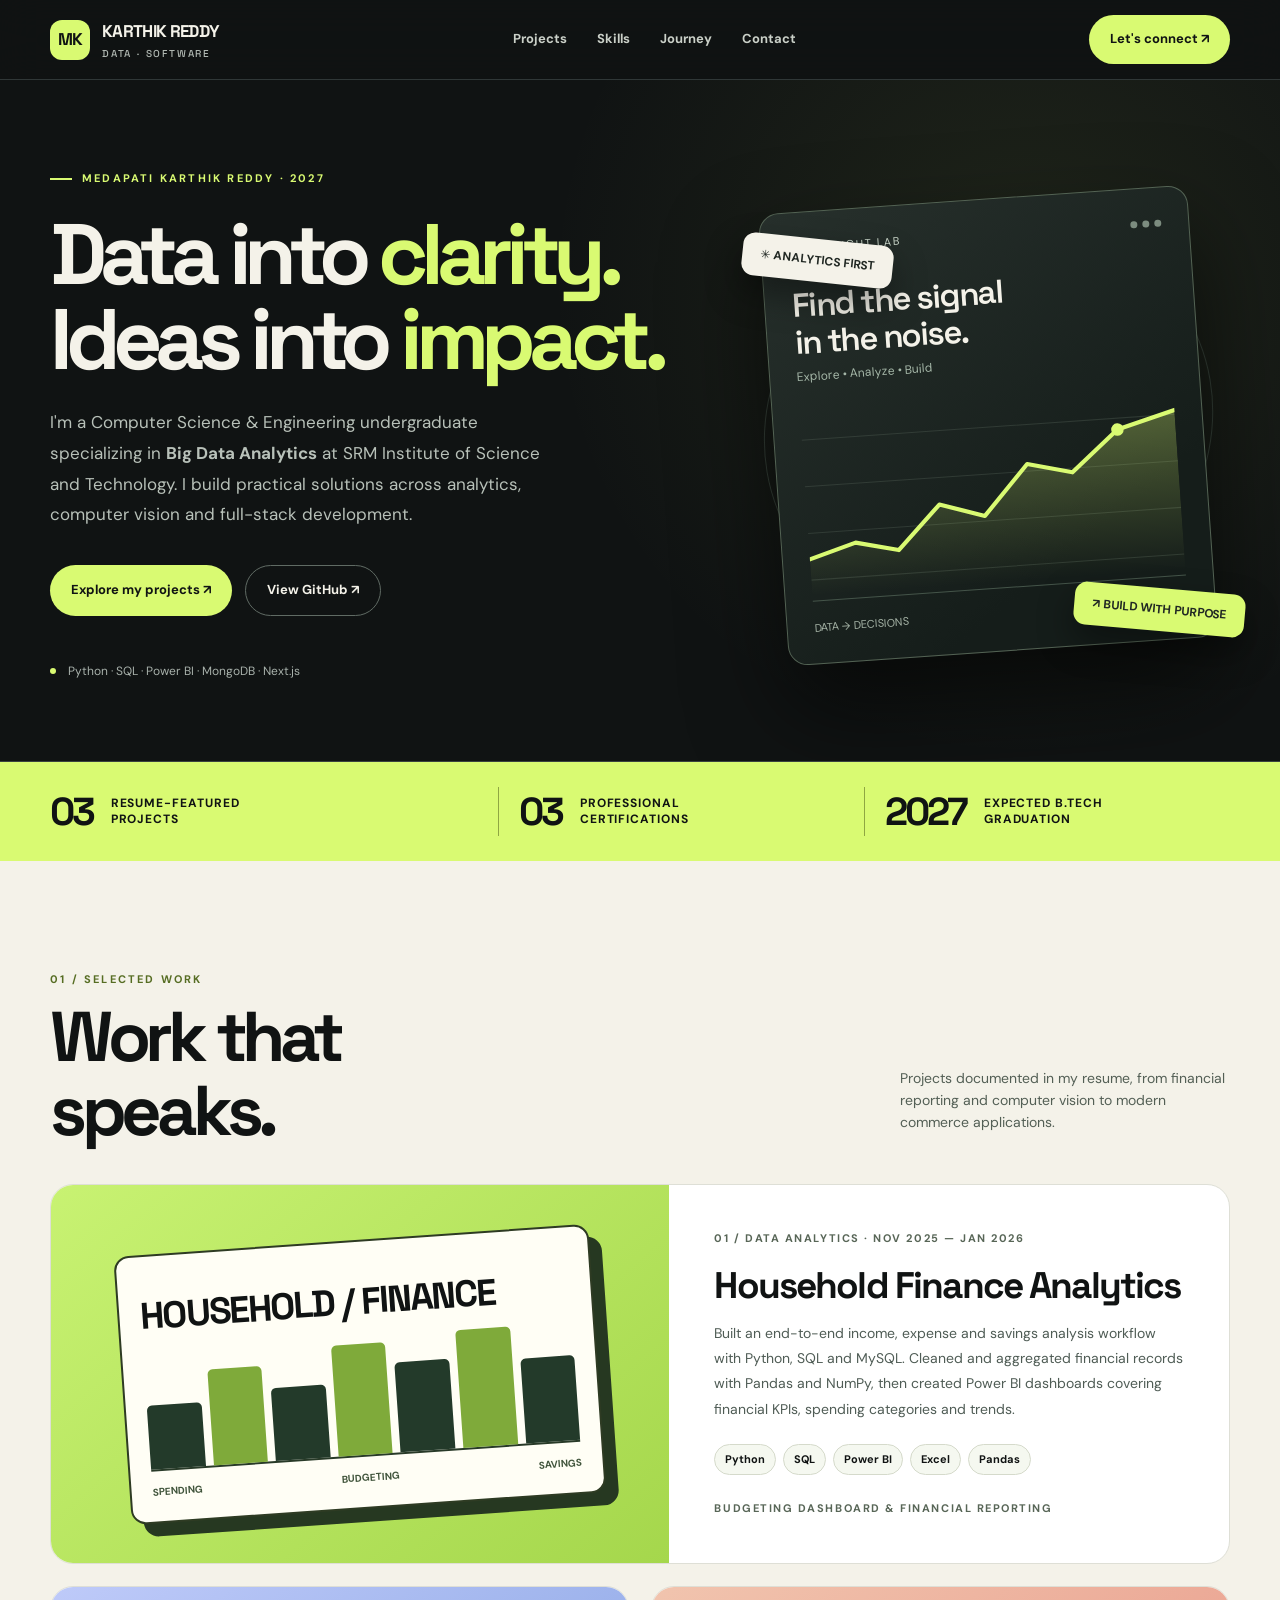
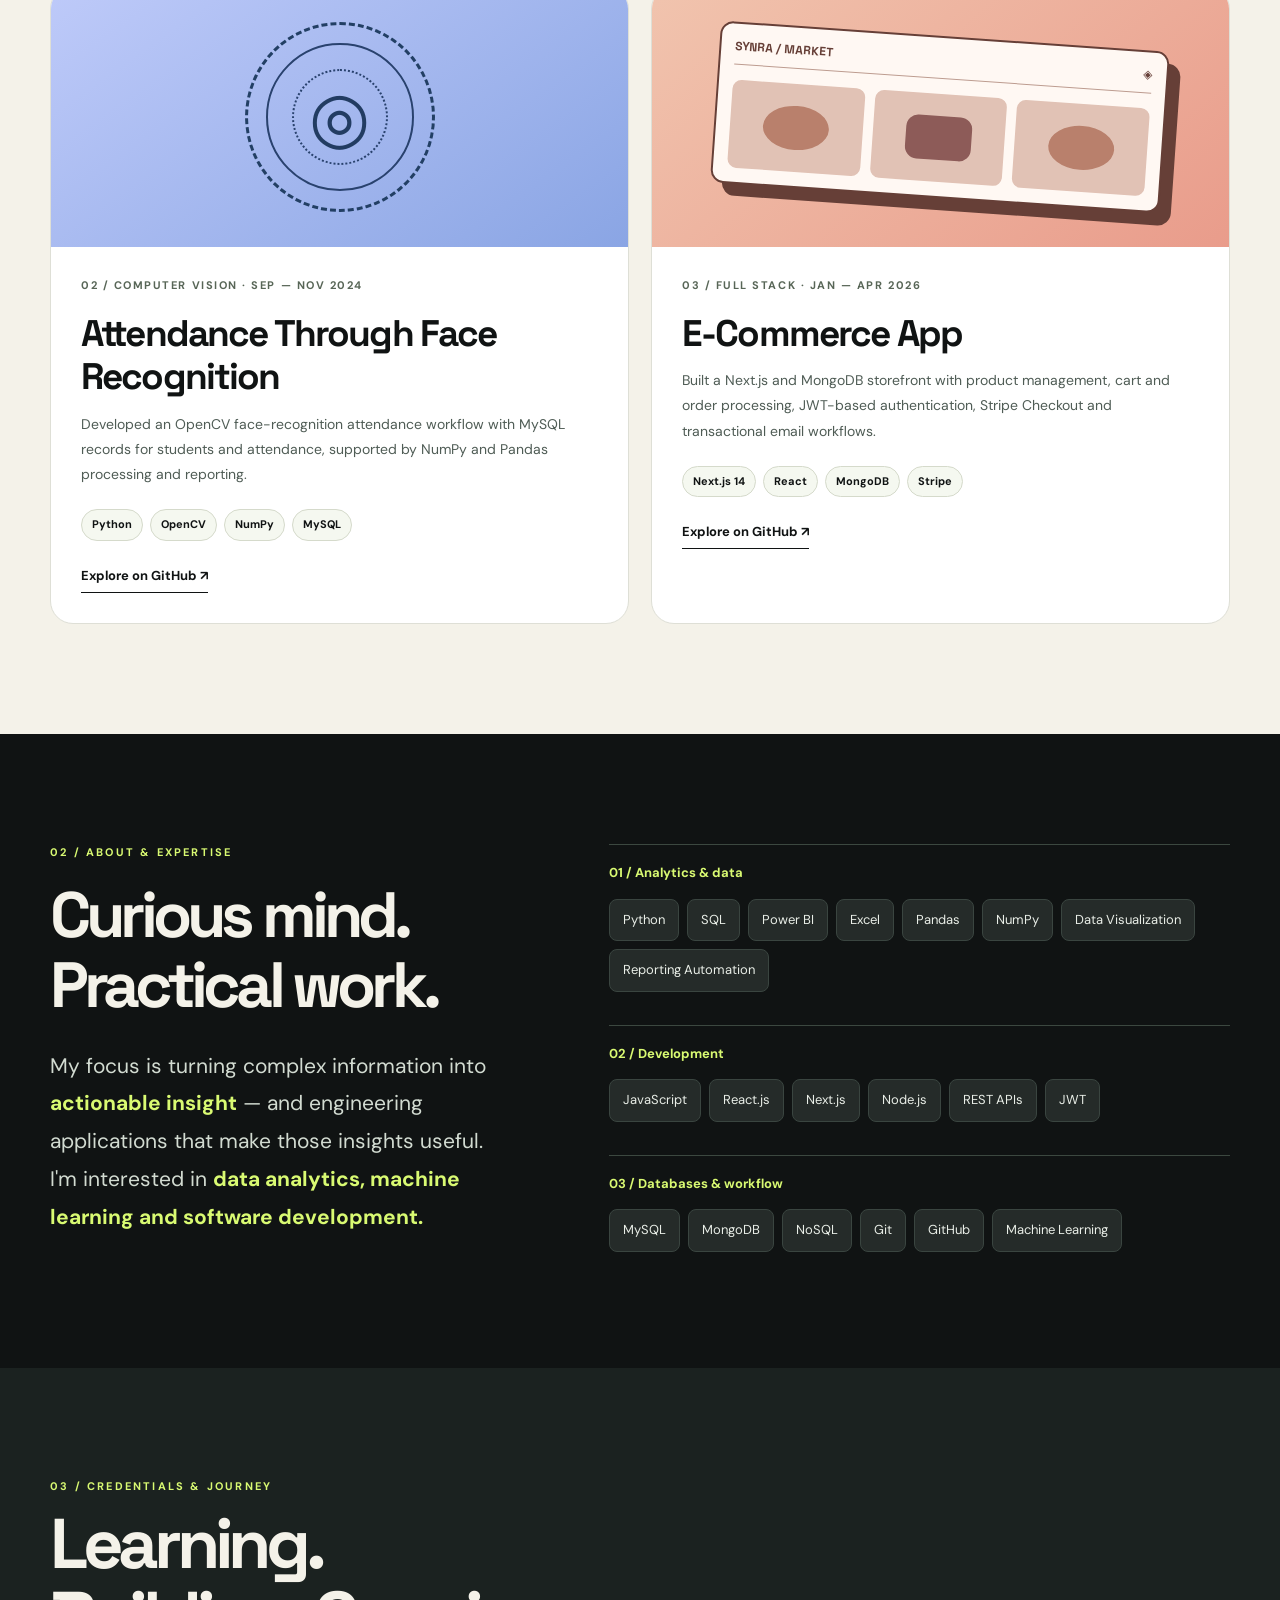
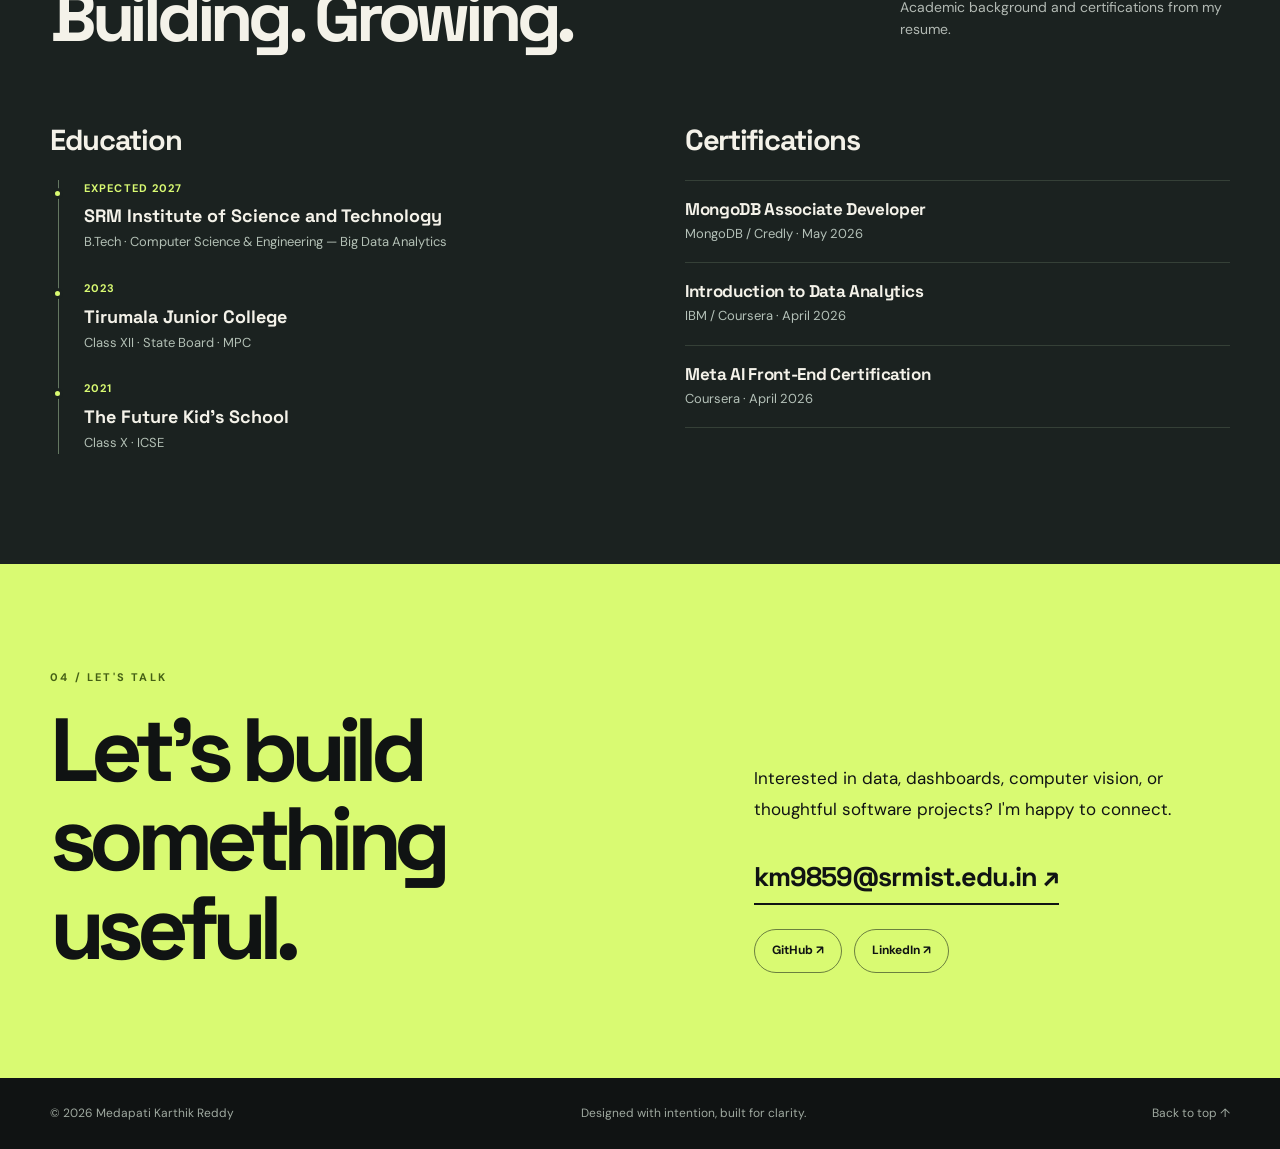
<file: index.html>
<!doctype html>
<html lang="en">
<head>
  <meta charset="utf-8">
  <meta name="viewport" content="width=device-width, initial-scale=1">
  <meta name="theme-color" content="#101313">
  <meta name="description" content="Medapati Karthik Reddy — CSE Big Data Analytics student at SRM. Projects in finance analytics, computer vision and full-stack engineering.">
  <title>Medapati Karthik Reddy — Data & Software</title>
  <link rel="preconnect" href="https://fonts.googleapis.com">
  <link rel="preconnect" href="https://fonts.gstatic.com" crossorigin>
  <link href="https://fonts.googleapis.com/css2?family=DM+Sans:wght@400;500;600;700&family=Space+Grotesk:wght@400;500;600;700&display=swap" rel="stylesheet">
  <style>
    :root{--ink:#101313;--panel:#1b2020;--paper:#f4f2e9;--lime:#d9fa72;--muted:#b2b9b3;--line:#3a4140;--font:'DM Sans',system-ui,sans-serif;--display:'Space Grotesk',system-ui,sans-serif}
    *,*::before,*::after{box-sizing:border-box}html{scroll-behavior:smooth;scroll-padding-top:84px}body{margin:0;background:var(--ink);color:var(--paper);font-family:var(--font);line-height:1.6}a{color:inherit;text-decoration:none}button{font:inherit}img,svg{max-width:100%}::selection{background:var(--lime);color:var(--ink)}:focus-visible{outline:3px solid var(--lime);outline-offset:4px}
    .wrap{width:min(1180px,calc(100% - 48px));margin-inline:auto}.sr-only{position:absolute;clip:rect(0,0,0,0);width:1px;height:1px;overflow:hidden}.skip{position:fixed;top:-80px;left:16px;background:var(--lime);color:var(--ink);padding:10px;z-index:50}.skip:focus{top:12px}
    .site-header{position:sticky;top:0;z-index:20;background:rgba(16,19,19,.94);backdrop-filter:blur(20px);border-bottom:1px solid #303737}.nav{min-height:79px;display:flex;align-items:center;justify-content:space-between;gap:28px}.brand{display:flex;align-items:center;gap:12px;font-family:var(--display);font-size:17px;font-weight:700;letter-spacing:-.04em}.brand-symbol{display:grid;place-items:center;width:40px;height:40px;border-radius:12px;background:var(--lime);color:var(--ink);font-size:17px}.brand small{display:block;color:var(--muted);font-size:10px;font-weight:500;letter-spacing:.18em;line-height:1.5}.nav-links{display:flex;align-items:center;gap:30px}.nav-links a{font-size:13px;font-weight:700;color:#cad0c8;transition:color .2s}.nav-links a:hover{color:var(--lime)}.nav-cta,.button{display:inline-flex;justify-content:center;align-items:center;gap:10px;border-radius:100px;padding:14px 21px;font-size:13px;font-weight:700;transition:transform .2s,background .2s}.nav-cta{background:var(--lime);color:var(--ink)}.nav-cta:hover,.button:hover{transform:translateY(-3px)}.menu-toggle{display:none;border:1px solid var(--line);background:transparent;color:var(--paper);border-radius:10px;padding:10px 14px;cursor:pointer}
    .hero{position:relative;overflow:hidden;border-bottom:1px solid var(--line);background:radial-gradient(circle at 80% 30%,rgba(169,196,89,.1),transparent 42%)}.hero-inner{display:grid;grid-template-columns:1.15fr .85fr;gap:42px;align-items:center;min-height:680px;padding-block:90px 80px}.eyebrow,.section-label{display:flex;align-items:center;gap:10px;color:var(--lime);font-size:11px;font-weight:700;letter-spacing:.2em;text-transform:uppercase}.eyebrow::before{content:'';width:22px;height:2px;background:currentColor}.hero h1{font-family:var(--display);font-size:clamp(4rem,6.7vw,6.8rem);letter-spacing:-.085em;line-height:.99;margin:25px 0 25px;max-width:790px}.hero h1 em{display:inline-block;font-style:normal;color:var(--lime)}.hero-copy>p{max-width:520px;font-size:17px;line-height:1.8;color:#b8c1b9}.hero-buttons{display:flex;gap:13px;flex-wrap:wrap;margin-top:35px}.button.primary{background:var(--lime);color:var(--ink)}.button.secondary{border:1px solid #606b64;color:var(--paper)}.hero-foot{display:flex;align-items:center;flex-wrap:wrap;gap:12px;margin-top:46px;color:#a8b1ab;font-size:12px}.hero-foot span{width:6px;height:6px;border-radius:50%;background:var(--lime)}
    .hero-art{position:relative;min-height:490px;display:grid;place-items:center}.hero-art::before{content:'';position:absolute;inset:8% 3%;border:1px solid #343f37;border-radius:50%;transform:rotate(-22deg)}.hero-art::after{content:'';position:absolute;width:76%;aspect-ratio:1;border:1px dashed #4e614a;border-radius:50%;transform:rotate(20deg)}.orbit-dot{position:absolute;z-index:1;top:12%;right:16%;width:24px;height:24px;border-radius:50%;background:var(--lime);box-shadow:0 0 40px #d9fa7277}.insight-card{z-index:2;width:min(100%,430px);padding:27px;border:1px solid #536354;border-radius:20px;background:linear-gradient(145deg,#27302c,#151d1a 75%);box-shadow:0 45px 95px #0009;transform:rotate(-4deg)}.insight-top{display:flex;justify-content:space-between;align-items:center;color:#cbd7ca;font-size:11px;letter-spacing:.13em}.three-dots{display:flex;gap:5px}.three-dots i{display:block;width:7px;height:7px;border-radius:50%;background:#7c8c7f}.insight-card h2{font:600 33px/1.12 var(--display);letter-spacing:-.045em;margin:30px 0 6px}.insight-card p{font-size:12px;color:#a5b7a8;margin:0 0 12px}.chart{width:100%;height:auto;display:block;margin-top:22px}.chart .gridline{stroke:#56645a;stroke-opacity:.36}.chart .trend{stroke:var(--lime);stroke-width:4;stroke-linecap:round;stroke-linejoin:round;fill:none}.chart .area{fill:url(#chart-fill)}.card-bottom{border-top:1px solid #445449;margin-top:5px;padding-top:18px;display:flex;justify-content:space-between;color:#a7b5a8;font-size:11px}.card-bottom b{color:var(--lime);font-weight:700}.float-tag{position:absolute;z-index:3;background:var(--paper);color:#222924;padding:12px 18px;border-radius:12px;font-size:12px;font-weight:700;box-shadow:0 16px 35px #0006}.tag-top{top:12%;left:-1%;transform:rotate(6deg)}.tag-bottom{bottom:8%;right:-3%;background:var(--lime);transform:rotate(5deg)}
    .stat-band{background:#d9fa72;color:var(--ink)}.stat-grid{display:grid;grid-template-columns:1.3fr 1fr 1fr;gap:20px;padding-block:25px}.stat{display:flex;gap:17px;align-items:center;border-right:1px solid #8fa642}.stat:last-child{border:0}.stat strong{font:700 39px var(--display);letter-spacing:-.07em}.stat span{max-width:145px;font-size:12px;font-weight:700;line-height:1.35;text-transform:uppercase;letter-spacing:.08em}
    .section{padding-block:110px}.section-heading{display:flex;justify-content:space-between;gap:35px;align-items:end;margin:0 0 36px}.section-heading h2{font:700 clamp(2.6rem,5.5vw,5.4rem)/1.04 var(--display);letter-spacing:-.075em;margin:13px 0 0}.section-heading p{max-width:330px;color:var(--muted);font-size:14px}.muted-label{color:#aab4aa;font-size:11px;font-weight:700;letter-spacing:.2em;text-transform:uppercase}
    .projects{background:var(--paper);color:var(--ink)}.projects .section-heading p{color:#535f55}.projects .section-label{color:#566d23}.project-grid{display:grid;grid-template-columns:1fr 1fr;gap:22px}.project{background:#fff;border:1px solid #dedfd6;border-radius:23px;overflow:hidden;transition:transform .25s,box-shadow .25s}.project:hover{transform:translateY(-6px);box-shadow:0 24px 60px #1013131d}.project.featured{grid-column:1/-1;display:grid;grid-template-columns:1.05fr .95fr}.project-image{min-height:260px;position:relative;overflow:hidden;display:grid;place-items:center}.project.featured .project-image{min-height:365px}.finance-art{background:linear-gradient(140deg,#c8f272,#a5d74c)}.face-art{background:linear-gradient(145deg,#becaf9,#8aa5e4)}.commerce-art{background:linear-gradient(140deg,#f1c4ae,#e99c8b)}.mini-window{position:relative;width:77%;padding:21px;background:#fffef5;border:2px solid #2e3b23;border-radius:15px;box-shadow:12px 13px 0 #263821;transform:rotate(-4deg)}.mini-window h3{font:700 16px var(--display);margin:0 0 20px}.mini-window .bars{height:120px;display:flex;align-items:end;gap:8px;border-bottom:2px solid #283a28}.mini-window .bars span{flex:1;background:#233a2a;border-radius:5px 5px 0 0}.mini-window .bars span:nth-child(even){background:#7faa3a}.mini-window .micro{display:flex;justify-content:space-between;margin-top:13px;color:#40543b;font-size:10px;font-weight:700}.art-circle{width:190px;height:190px;border:3px dashed #223f64;border-radius:50%;display:grid;place-items:center;position:relative}.art-circle::before,.art-circle::after{content:'';position:absolute;border:2px solid #29426e;border-radius:50%;inset:18px}.art-circle::after{inset:44px;border-style:dotted}.art-circle strong{font:700 70px var(--display);color:#223c62;z-index:2}.commerce-window{width:78%;background:#fff8f3;border:2px solid #663f37;border-radius:13px;padding:14px;transform:rotate(4deg);box-shadow:12px 12px 0 #663f37}.commerce-window .top{display:flex;justify-content:space-between;font:700 12px var(--display);color:#663f37;border-bottom:1px solid #bd9c90;padding-bottom:10px}.product-icons{display:grid;grid-template-columns:repeat(3,1fr);gap:10px;margin-top:15px}.product-icons i{display:block;height:88px;border-radius:9px;background:#e1c2b5;position:relative}.product-icons i::after{content:'';position:absolute;left:25%;top:25%;width:50%;height:50%;border-radius:50%;background:#b9806c}.product-icons i:nth-child(2)::after{border-radius:12px;background:#8d5b58}.project-content{padding:30px;display:flex;flex-direction:column;align-items:start}.project.featured .project-content{justify-content:center;padding:45px}.project-number{color:#586657;font-size:11px;letter-spacing:.14em;text-transform:uppercase;font-weight:700}.project h3{font:700 clamp(25px,3vw,37px)/1.18 var(--display);letter-spacing:-.05em;margin:17px 0 13px}.project p{color:#4f5c55;font-size:14px;line-height:1.8;margin:0 0 22px}.tags{display:flex;gap:7px;flex-wrap:wrap;margin-bottom:25px}.tags span{font-size:11px;font-weight:700;padding:6px 10px;border:1px solid #d5dacb;border-radius:50px;background:#f5f8f0}.project-link{font-size:13px;font-weight:700;border-bottom:1.5px solid var(--ink);padding-bottom:5px;margin-top:auto}.project-link:hover{color:#5c7b21;border-color:#5c7b21}
    .about-grid{display:grid;grid-template-columns:.85fr 1.15fr;gap:100px}.about-copy{font-size:21px;line-height:1.8;color:#d2dbd1;max-width:560px}.about-copy strong{color:var(--lime)}.skill-groups{display:grid;gap:27px}.skill-group{border-top:1px solid #3c4840;padding-top:18px}.skill-group h3{font-size:13px;color:var(--lime);font-weight:700;margin:0 0 15px}.skill-tags{display:flex;flex-wrap:wrap;gap:8px}.skill-tags span{border-radius:8px;padding:10px 13px;background:#252b29;border:1px solid #3a4540;color:#e9eee7;font-size:13px}
    .journey{background:#1b2220}.journey-grid{display:grid;grid-template-columns:1fr 1fr;gap:90px}.journey h3{font:700 29px var(--display);letter-spacing:-.045em;margin:30px 0 22px}.timeline{border-left:1px solid #647761;margin-left:8px;padding-left:25px}.timeline-item{position:relative;padding:0 0 27px}.timeline-item::before{content:'';position:absolute;left:-32px;top:8px;width:11px;height:11px;border-radius:50%;background:var(--lime);border:3px solid #1b2220}.timeline-item:last-child{padding-bottom:0}.timeline-item .date{font-size:11px;letter-spacing:.1em;color:var(--lime);font-weight:700}.timeline-item h4{font:700 18px var(--display);margin:7px 0 5px}.timeline-item p{margin:0;color:#b3c0b5;font-size:13px}.cert{padding:17px 0;border-bottom:1px solid #354037}.cert:first-of-type{border-top:1px solid #354037}.cert b{display:block;font:700 17px var(--display);letter-spacing:-.02em}.cert span{color:#b4c1b8;font-size:13px}
    .contact{background:var(--lime);color:var(--ink);padding-block:105px}.contact .section-label{color:#456015}.contact-inner{display:grid;grid-template-columns:1.15fr .85fr;gap:60px;align-items:end}.contact h2{font:700 clamp(3.3rem,7vw,7.4rem)/.99 var(--display);letter-spacing:-.085em;margin:20px 0 0}.contact h2 span{display:block}.contact-right p{font-size:17px;line-height:1.8;max-width:420px}.contact-right a.email{display:inline-block;font:700 clamp(18px,2.2vw,27px) var(--display);letter-spacing:-.035em;overflow-wrap:anywhere;border-bottom:2px solid var(--ink);padding-bottom:9px;margin:18px 0 24px}.socials{display:flex;gap:12px;flex-wrap:wrap}.socials a{border:1px solid #6b803f;border-radius:50px;padding:11px 17px;font-size:12px;font-weight:700}.socials a:hover{background:var(--ink);color:var(--lime)}.footer{padding-block:26px;display:flex;justify-content:space-between;gap:20px;color:#9fa9a0;font-size:12px}.footer a:hover{color:var(--lime)}
    .reveal{opacity:0;transform:translateY(18px);transition:opacity .6s,transform .6s}.reveal.visible{opacity:1;transform:none}
    @media(max-width:950px){.hero-inner{grid-template-columns:1fr;padding-top:75px;gap:20px}.hero-copy{max-width:700px}.hero-art{min-height:440px}.stat-grid{grid-template-columns:1fr 1fr}.stat:last-child{grid-column:1/-1}.about-grid,.journey-grid,.contact-inner{gap:45px}.project.featured{grid-template-columns:1fr 1fr}}
    @media(max-width:700px){.wrap{width:min(100% - 32px,1180px)}.nav{min-height:70px}.brand{font-size:15px}.nav-cta{display:none}.menu-toggle{display:block}.nav-links{display:none;position:absolute;top:70px;left:0;right:0;background:#141b19;border-bottom:1px solid #3a4440;padding:20px 24px;flex-direction:column;align-items:start;gap:18px}.nav-links.open{display:flex}.hero-inner{padding-block:65px}.hero h1{font-size:clamp(3.25rem,13vw,5.5rem)}.hero-art{min-height:360px}.insight-card{max-width:340px;padding:18px}.insight-card h2{font-size:25px}.tag-top{left:0}.tag-bottom{right:0}.stat-grid{grid-template-columns:1fr;gap:12px;padding-block:20px}.stat,.stat:last-child{grid-column:auto;border-right:0;border-bottom:1px solid #abc76a;padding-bottom:12px}.stat:last-child{border:0}.stat strong{font-size:30px}.stat span{max-width:unset}.section{padding-block:70px}.section-heading{display:block}.section-heading p{margin-top:20px}.project-grid{grid-template-columns:1fr}.project.featured{grid-column:auto;display:block}.project.featured .project-image{min-height:270px}.project.featured .project-content{padding:30px}.about-grid,.journey-grid,.contact-inner{grid-template-columns:1fr;gap:25px}.about-copy{font-size:17px}.contact{padding-block:70px}.contact h2{font-size:clamp(3rem,12vw,5rem)}.footer{flex-wrap:wrap}}
    @media(prefers-reduced-motion:reduce){*,*::before,*::after{scroll-behavior:auto!important;transition:none!important;animation:none!important}.reveal{opacity:1;transform:none}}
  </style>
</head>
<body>
  <a class="skip" href="#main">Skip to content</a>
  <header class="site-header" id="top">
    <nav class="nav wrap" aria-label="Main navigation">
      <a class="brand" href="#top"><span class="brand-symbol" aria-hidden="true">MK</span><span>KARTHIK REDDY<small>DATA · SOFTWARE</small></span></a>
      <div class="nav-links" id="navLinks"><a href="#work">Projects</a><a href="#about">Skills</a><a href="#journey">Journey</a><a href="#contact">Contact</a></div>
      <a class="nav-cta" href="mailto:km9859@srmist.edu.in">Let's connect ↗</a>
      <button class="menu-toggle" id="menuToggle" type="button" aria-controls="navLinks" aria-expanded="false" aria-label="Open navigation">Menu ☰</button>
    </nav>
  </header>
  <main id="main">
    <section class="hero"><div class="wrap hero-inner">
      <div class="hero-copy">
        <div class="eyebrow">Medapati Karthik Reddy · 2027</div>
        <h1>Data into <em>clarity.</em><br>Ideas into <em>impact.</em></h1>
        <p>I'm a Computer Science & Engineering undergraduate specializing in <strong>Big Data Analytics</strong> at SRM Institute of Science and Technology. I build practical solutions across analytics, computer vision and full-stack development.</p>
        <div class="hero-buttons"><a class="button primary" href="#work">Explore my projects ↗</a><a class="button secondary" href="https://github.com/KALI-2898AD" target="_blank" rel="noopener noreferrer">View GitHub ↗</a></div>
        <div class="hero-foot"><span></span> Python · SQL · Power BI · MongoDB · Next.js</div>
      </div>
      <div class="hero-art" aria-label="Decorative data visualization"><span class="orbit-dot" aria-hidden="true"></span><div class="float-tag tag-top">✳ ANALYTICS FIRST</div>
        <div class="insight-card"><div class="insight-top"><span>MK / INSIGHT LAB</span><span class="three-dots" aria-hidden="true"><i></i><i></i><i></i></span></div><h2>Find the signal<br>in the noise.</h2><p>Explore • Analyze • Build</p>
          <svg class="chart" viewBox="0 0 360 180" role="img" aria-label="Illustrative rising analytics trend, not real measurements"><defs><linearGradient id="chart-fill" x1="0" y1="0" x2="0" y2="1"><stop stop-color="#d9fa72" stop-opacity=".3"/><stop offset="1" stop-color="#d9fa72" stop-opacity="0"/></linearGradient></defs><path class="gridline" d="M0 30H360M0 75H360M0 120H360M0 165H360"/><path class="area" d="M0 145L45 132L86 142L128 101L171 115L215 68L258 79L304 41L360 26V180H0Z"/><path class="trend" d="M0 145L45 132L86 142L128 101L171 115L215 68L258 79L304 41L360 26"/><circle cx="304" cy="41" r="6" fill="#d9fa72"/></svg>
          <div class="card-bottom"><span>DATA → DECISIONS</span><b>LET'S EXPLORE ↗</b></div></div><div class="float-tag tag-bottom">↗ BUILD WITH PURPOSE</div>
      </div>
    </div></section>
    <div class="stat-band"><div class="stat-grid wrap"><div class="stat"><strong>03</strong><span>Resume-featured projects</span></div><div class="stat"><strong>03</strong><span>Professional certifications</span></div><div class="stat"><strong>2027</strong><span>Expected B.Tech graduation</span></div></div></div>
    <section class="section projects" id="work"><div class="wrap">
      <div class="section-heading"><div><div class="section-label">01 / Selected work</div><h2>Work that<br>speaks.</h2></div><p>Projects documented in my resume, from financial reporting and computer vision to modern commerce applications.</p></div>
      <div class="project-grid">
        <article class="project featured"><div class="project-image finance-art"><div class="mini-window"><h3>HOUSEHOLD / FINANCE</h3><div class="bars" aria-label="Decorative bar graphic"><span style="height:54%"></span><span style="height:81%"></span><span style="height:62%"></span><span style="height:94%"></span><span style="height:76%"></span><span style="height:100%"></span><span style="height:72%"></span></div><div class="micro"><span>SPENDING</span><span>BUDGETING</span><span>SAVINGS</span></div></div></div><div class="project-content"><span class="project-number">01 / Data Analytics · Nov 2025 — Jan 2026</span><h3>Household Finance Analytics</h3><p>Built an end-to-end income, expense and savings analysis workflow with Python, SQL and MySQL. Cleaned and aggregated financial records with Pandas and NumPy, then created Power BI dashboards covering financial KPIs, spending categories and trends.</p><div class="tags"><span>Python</span><span>SQL</span><span>Power BI</span><span>Excel</span><span>Pandas</span></div><span class="project-number">Budgeting dashboard & financial reporting</span></div></article>
        <article class="project"><div class="project-image face-art"><div class="art-circle"><strong>◎</strong></div></div><div class="project-content"><span class="project-number">02 / Computer Vision · Sep — Nov 2024</span><h3>Attendance Through Face Recognition</h3><p>Developed an OpenCV face-recognition attendance workflow with MySQL records for students and attendance, supported by NumPy and Pandas processing and reporting.</p><div class="tags"><span>Python</span><span>OpenCV</span><span>NumPy</span><span>MySQL</span></div><a class="project-link" href="https://github.com/KALI-2898AD/attendance-through-face-recognition" target="_blank" rel="noopener noreferrer">Explore on GitHub ↗</a></div></article>
        <article class="project"><div class="project-image commerce-art"><div class="commerce-window"><div class="top"><span>SYNRA / MARKET</span><span>◈</span></div><div class="product-icons"><i></i><i></i><i></i></div></div></div><div class="project-content"><span class="project-number">03 / Full Stack · Jan — Apr 2026</span><h3>E-Commerce App</h3><p>Built a Next.js and MongoDB storefront with product management, cart and order processing, JWT-based authentication, Stripe Checkout and transactional email workflows.</p><div class="tags"><span>Next.js 14</span><span>React</span><span>MongoDB</span><span>Stripe</span></div><a class="project-link" href="https://github.com/KALI-2898AD/kmart" target="_blank" rel="noopener noreferrer">Explore on GitHub ↗</a></div></article>
      </div>
    </div></section>
    <section class="section" id="about"><div class="wrap about-grid"><div><div class="section-label">02 / About & expertise</div><h2 style="font:700 clamp(3rem,5vw,5rem)/1.08 var(--display);letter-spacing:-.075em;margin:20px 0 28px">Curious mind.<br>Practical work.</h2><p class="about-copy">My focus is turning complex information into <strong>actionable insight</strong> — and engineering applications that make those insights useful. I'm interested in <strong>data analytics, machine learning and software development.</strong></p></div><div class="skill-groups"><div class="skill-group"><h3>01 / Analytics & data</h3><div class="skill-tags"><span>Python</span><span>SQL</span><span>Power BI</span><span>Excel</span><span>Pandas</span><span>NumPy</span><span>Data Visualization</span><span>Reporting Automation</span></div></div><div class="skill-group"><h3>02 / Development</h3><div class="skill-tags"><span>JavaScript</span><span>React.js</span><span>Next.js</span><span>Node.js</span><span>REST APIs</span><span>JWT</span></div></div><div class="skill-group"><h3>03 / Databases & workflow</h3><div class="skill-tags"><span>MySQL</span><span>MongoDB</span><span>NoSQL</span><span>Git</span><span>GitHub</span><span>Machine Learning</span></div></div></div></div></section>
    <section class="section journey" id="journey"><div class="wrap"><div class="section-label">03 / Credentials & journey</div><div class="section-heading"><h2>Learning.<br>Building. Growing.</h2><p>Academic background and certifications from my resume.</p></div><div class="journey-grid"><div><h3>Education</h3><div class="timeline"><div class="timeline-item"><div class="date">EXPECTED 2027</div><h4>SRM Institute of Science and Technology</h4><p>B.Tech · Computer Science & Engineering — Big Data Analytics</p></div><div class="timeline-item"><div class="date">2023</div><h4>Tirumala Junior College</h4><p>Class XII · State Board · MPC</p></div><div class="timeline-item"><div class="date">2021</div><h4>The Future Kid's School</h4><p>Class X · ICSE</p></div></div></div><div><h3>Certifications</h3><div class="cert"><b>MongoDB Associate Developer</b><span>MongoDB / Credly · May 2026</span></div><div class="cert"><b>Introduction to Data Analytics</b><span>IBM / Coursera · April 2026</span></div><div class="cert"><b>Meta AI Front-End Certification</b><span>Coursera · April 2026</span></div></div></div></div></section>
    <section class="contact" id="contact"><div class="wrap contact-inner"><div><div class="section-label">04 / Let's talk</div><h2>Let's build<br><span>something</span> useful.</h2></div><div class="contact-right"><p>Interested in data, dashboards, computer vision, or thoughtful software projects? I'm happy to connect.</p><a class="email" href="mailto:km9859@srmist.edu.in">km9859@srmist.edu.in ↗</a><div class="socials"><a href="https://github.com/KALI-2898AD" target="_blank" rel="noopener noreferrer">GitHub ↗</a><a href="https://www.linkedin.com/in/karthik-reddy-medapati-330454371/" target="_blank" rel="noopener noreferrer">LinkedIn ↗</a></div></div></div></section>
  </main>
  <footer class="footer wrap"><span>© <span id="year">2026</span> Medapati Karthik Reddy</span><span>Designed with intention, built for clarity.</span><a href="#top">Back to top ↑</a></footer>
  <script>
    const menuButton=document.getElementById('menuToggle');const menu=document.getElementById('navLinks');
    menuButton.addEventListener('click',()=>{const expanded=menuButton.getAttribute('aria-expanded')==='true';menuButton.setAttribute('aria-expanded',String(!expanded));menu.classList.toggle('open',!expanded)});
    menu.querySelectorAll('a').forEach(a=>a.addEventListener('click',()=>{menu.classList.remove('open');menuButton.setAttribute('aria-expanded','false')}));
    document.getElementById('year').textContent=new Date().getFullYear();
  </script>
</body>
</html>
</file>
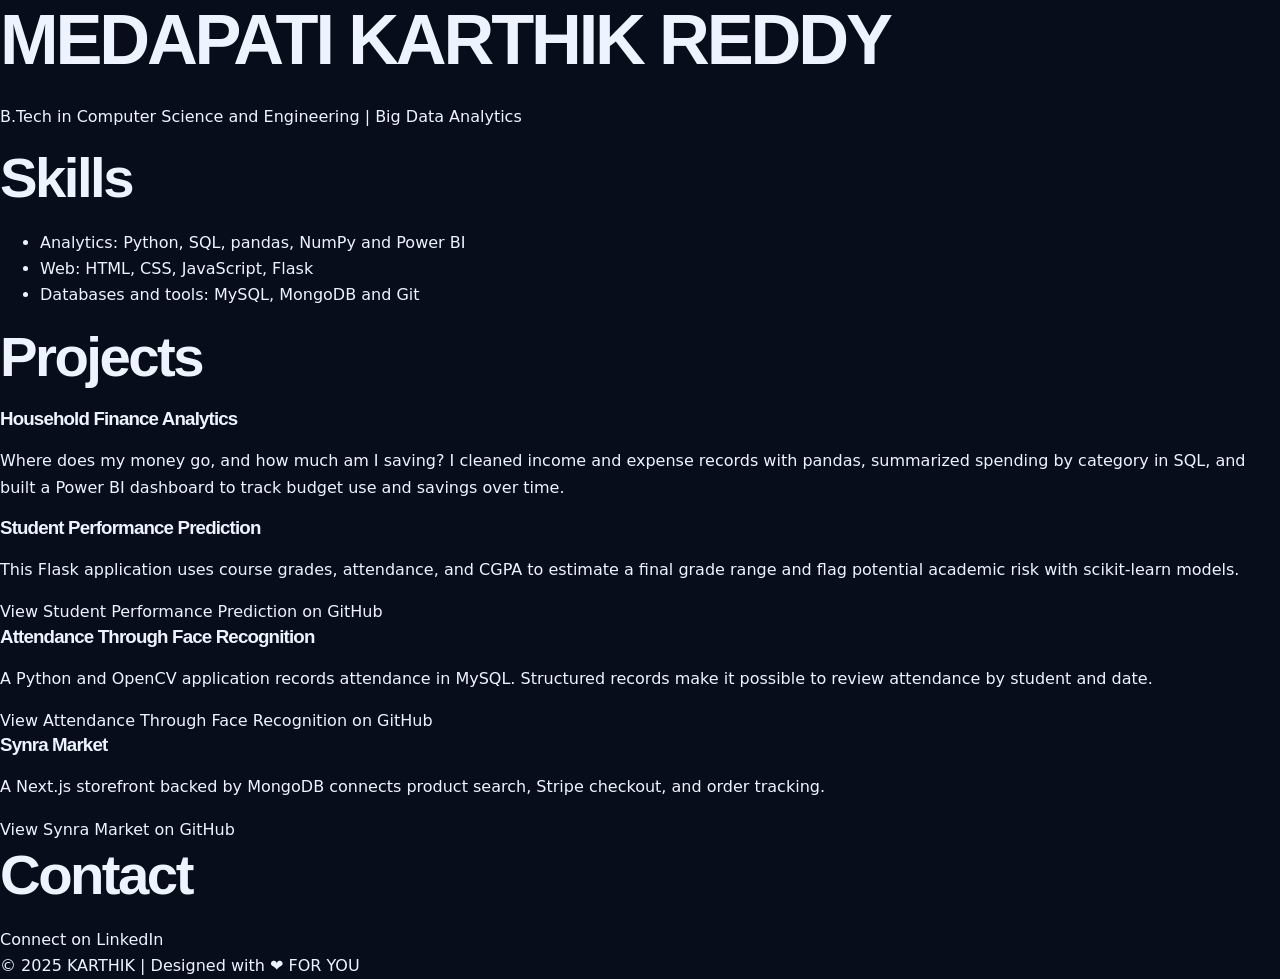
<file: poritolio.html>
<!DOCTYPE html>
<html lang="en">
<head>
  <meta charset="UTF-8" />
  <meta name="viewport" content="width=device-width, initial-scale=1.0"/>
  <title>KARTHIK REDDY | B.Tech Portfolio</title>
  <link REL="STYLESHEET" href="style.css">
</head>
<body>

  <header>
    <h1>MEDAPATI KARTHIK REDDY</h1>
    <p>B.Tech in Computer Science and Engineering | Big Data Analytics</p>
  </header>

  <section>
    <h2>Skills</h2>
    <ul>
      <li>Analytics: Python, SQL, pandas, NumPy and Power BI</li>
      <li>Web: HTML, CSS, JavaScript, Flask</li>
      <li>Databases and tools: MySQL, MongoDB and Git</li>
    </ul>
  </section>

  <section>
    <h2>Projects</h2>

    <div class="project">
      <h3>Household Finance Analytics</h3>
      <p>Where does my money go, and how much am I saving? I cleaned income and expense records with pandas, summarized spending by category in SQL, and built a Power BI dashboard to track budget use and savings over time.</p>
    </div>

    <div class="project">
      <h3>Student Performance Prediction</h3>
      <p>This Flask application uses course grades, attendance, and CGPA to estimate a final grade range and flag potential academic risk with scikit-learn models.</p>
      <a href="https://github.com/KALI-2898AD/student-perfomance-prediction">View Student Performance Prediction on GitHub</a>
    </div>

    <div class="project">
      <h3>Attendance Through Face Recognition</h3>
      <p>A Python and OpenCV application records attendance in MySQL. Structured records make it possible to review attendance by student and date.</p>
      <a href="https://github.com/KALI-2898AD/attendance-through-face-recognition">View Attendance Through Face Recognition on GitHub</a>
    </div>

   <div class="project">
     <h3>Synra Market</h3>
     <p>A Next.js storefront backed by MongoDB connects product search, Stripe checkout, and order tracking.</p>
     <a href="https://github.com/KALI-2898AD/kmart">
    View Synra Market on GitHub
    </a>
   </div>
  </section>

  <section class="contact">
    <h2>Contact</h2>
    <a href="https://www.linkedin.com/in/karthik-reddy-medapati-330454371/">Connect on LinkedIn</a>
  </section>

  <footer>
    &copy; 2025 KARTHIK | Designed with ❤️ FOR YOU
  </footer>
  <script src="script.js"></script>
</body>
</html>
</file>
<file: style.css>
:root{color-scheme:dark;--bg:#080d1b;--bg-soft:#0d1424;--panel:#111b2f;--panel-solid:#121c30;--border:rgba(175,205,249,.12);--text:#eef4ff;--muted:#98a9c2;--cyan:#50e0de;--violet:#b49aff;--amber:#ffd68d;--header:rgba(8,13,27,.76);--shadow:0 30px 90px rgba(0,0,0,.3);--radius:22px}
:root[data-theme="light"]{color-scheme:light;--bg:#f6f8fc;--bg-soft:#ecf1fa;--panel:#fff;--panel-solid:#fff;--border:rgba(40,67,104,.14);--text:#14223b;--muted:#596b86;--cyan:#007f8d;--violet:#7252d0;--amber:#9a6507;--header:rgba(246,248,252,.83);--shadow:0 28px 70px rgba(43,65,103,.1)}
*,*::before,*::after{box-sizing:border-box}html{scroll-behavior:smooth;scroll-padding-top:100px}body{margin:0;min-width:320px;background:var(--bg);color:var(--text);font-family:'DM Sans',system-ui,-apple-system,Segoe UI,sans-serif;line-height:1.65;overflow-x:hidden}button,a{font:inherit}a{color:inherit;text-decoration:none}button{cursor:pointer}button:focus-visible,a:focus-visible{outline:3px solid var(--cyan);outline-offset:4px}::selection{background:var(--cyan);color:var(--bg)}.container{width:min(1180px,calc(100% - 48px));margin-inline:auto}.section{padding-block:112px;position:relative}.skip-link{position:fixed;z-index:100;left:16px;top:-75px;background:var(--cyan);padding:10px 16px;border-radius:8px;color:#061222}.skip-link:focus{top:12px}.ambient{position:absolute;border-radius:50%;pointer-events:none;filter:blur(100px);opacity:.28;z-index:0}.ambient-one{width:460px;height:460px;top:90px;right:-200px;background:#6552ae}.ambient-two{width:320px;height:320px;top:600px;left:-200px;background:#1d8594}.site-header{position:sticky;top:0;z-index:50;background:var(--header);border-bottom:1px solid var(--border);backdrop-filter:blur(20px);-webkit-backdrop-filter:blur(20px)}.nav{height:80px;display:flex;align-items:center;justify-content:space-between;gap:24px}.brand{display:flex;align-items:center;gap:12px;white-space:nowrap}.brand-mark{display:grid;place-items:center;width:45px;height:45px;border:1px solid rgba(80,224,222,.55);border-radius:14px;font-family:'Space Grotesk',sans-serif;font-weight:700;font-size:17px;box-shadow:inset 0 0 22px rgba(80,224,222,.06)}.brand-spark,.footer-brand span{color:var(--cyan)}.brand-name{font-family:'Space Grotesk',sans-serif;font-size:12px;font-weight:700;letter-spacing:.15em}.brand-name span{color:var(--muted)}.nav-links{display:flex;align-items:center;gap:35px}.nav-links a{color:var(--muted);font-size:13px;font-weight:700;transition:color .2s}.nav-links a:hover,.nav-links a:focus-visible{color:var(--text)}.nav-actions{display:flex;align-items:center;gap:10px}.theme-toggle,.menu-toggle{display:grid;place-items:center;width:39px;height:39px;border:1px solid var(--border);border-radius:12px;background:var(--panel);color:var(--text)}.theme-toggle{font-size:23px}.nav-cta{background:var(--text);color:var(--bg);border-radius:10px;padding:11px 17px;font-size:12px;font-weight:800;white-space:nowrap;transition:transform .2s}.nav-cta:hover,.btn:hover{transform:translateY(-3px)}.menu-toggle{display:none;gap:4px;padding:10px}.menu-toggle span{display:block;width:19px;height:2px;background:var(--text);border-radius:2px}.hero{min-height:760px;display:grid;grid-template-columns:1.06fr .94fr;align-items:center;gap:50px;padding-block:92px 116px}.hero-copy,.hero-visual{position:relative;z-index:1}.eyebrow,.section-kicker,.corner-label,.skill-label,.project-overline,.dashboard-topline{font-family:'Space Grotesk',sans-serif;font-size:11px;letter-spacing:.17em;font-weight:700}.eyebrow{color:var(--cyan);display:flex;align-items:center;gap:12px}.eyebrow-line{width:29px;height:1px;background:var(--cyan)}.hero-intro{margin:35px 0 10px;color:var(--muted);font-size:16px}.hero-intro strong{color:var(--text)}h1,h2,h3,p{margin-top:0}h1,h2,h3{font-family:'Space Grotesk',sans-serif;line-height:1.13;letter-spacing:-.045em}h1{font-size:clamp(3.2rem,5.5vw,5.9rem);margin-bottom:24px}h2{font-size:clamp(2.3rem,4.4vw,4.2rem);margin-bottom:20px}.gradient-text{background:linear-gradient(110deg,var(--cyan) 5%,#8bc6ff 49%,var(--violet) 90%);-webkit-background-clip:text;background-clip:text;color:transparent}.hero-description{max-width:545px;color:var(--muted);font-size:16px;line-height:1.85;margin-bottom:30px}.hero-description strong{color:var(--text);font-weight:700}.hero-buttons,.contact-buttons{display:flex;flex-wrap:wrap;gap:12px}.btn{display:inline-flex;align-items:center;justify-content:center;gap:16px;padding:15px 20px;font-size:13px;font-weight:800;border-radius:12px;transition:transform .25s,background .25s;min-height:51px}.btn-primary{background:linear-gradient(110deg,#4bd8da,#8ca9ff);color:#071324;box-shadow:0 12px 34px rgba(80,224,222,.13)}.btn-secondary{background:var(--panel);border:1px solid var(--border);color:var(--text)}.hero-footer{display:flex;align-items:center;gap:10px;margin-top:35px;color:var(--muted);font-size:12px}.pulse-dot,.dashboard-live span{display:inline-block;width:8px;height:8px;background:#6bedc0;border-radius:50%;box-shadow:0 0 0 5px rgba(107,237,192,.11)}.hero-visual{height:530px;display:flex;align-items:center;justify-content:center}.orbit{position:absolute;width:470px;height:470px;border-radius:50%;border:1px solid rgba(137,164,255,.12);transform:rotate(24deg)}.orbit-b{width:560px;height:370px;transform:rotate(-34deg);border-style:dashed}.dashboard-card{width:min(100%,475px);position:relative;z-index:2;border:1px solid rgba(169,196,252,.23);border-radius:22px;overflow:hidden;transform:rotate(-3deg);background:linear-gradient(150deg,#17223b,#101a2f 75%);box-shadow:0 35px 110px rgba(0,0,0,.45),0 0 70px rgba(94,99,200,.1)}.dashboard-head{padding:17px 22px;display:flex;align-items:center;justify-content:space-between;gap:14px;border-bottom:1px solid rgba(255,255,255,.08);font-size:10px;letter-spacing:.14em;color:#9dafc8}.window-dots{display:flex;gap:5px}.window-dots i{width:7px;height:7px;border-radius:50%;background:#ff8d9b}.window-dots i:nth-child(2){background:#f6ce78}.window-dots i:nth-child(3){background:#68ddbc}.dashboard-live{display:flex;align-items:center;gap:8px;color:#80eac9;font-size:9px;letter-spacing:0}.dashboard-live span{width:6px;height:6px;box-shadow:none}.dashboard-body{padding:31px 30px 24px}.dashboard-topline{font-size:9px;color:#6eddd8;display:flex;justify-content:space-between}.dashboard-body h2{font-size:32px;letter-spacing:-.05em;color:#f3f8ff;margin:13px 0 3px}.dashboard-body p{color:#a1aec6;font-size:12px;margin:0}.chart-illustration{display:block;width:100%;margin:25px 0 18px;overflow:visible}.grid-line{stroke:#37455d;stroke-width:1;stroke-dasharray:4 7}.workflow{display:grid;grid-template-columns:repeat(3,1fr);gap:10px}.workflow>div{display:flex;align-items:center;gap:9px;font-size:11px;color:#d6e2f1}.workflow-icon{display:grid;place-items:center;width:30px;height:30px;border:1px solid #35455f;border-radius:10px;font:700 10px 'Space Grotesk',sans-serif;color:#71e1de}.float-pill{position:absolute;z-index:3;padding:12px 16px;background:#202942;border:1px solid #455375;border-radius:12px;color:#e5f1ff;box-shadow:0 16px 50px rgba(0,0,0,.25);font-size:12px;font-weight:700}.pill-one{top:54px;right:-4px;transform:rotate(7deg)}.pill-two{bottom:75px;left:-35px;transform:rotate(4deg)}.float-mini{position:absolute;z-index:3;right:-18px;bottom:36px;display:flex;align-items:center;gap:11px;background:#151f33;color:#eff5ff;border:1px solid #374765;border-radius:13px;padding:12px 16px;font-size:11px;font-weight:700;box-shadow:0 14px 35px rgba(0,0,0,.25)}.float-mini small{display:block;color:#aab9cd;font-weight:400}.mini-icon{color:#59dedc;font-size:23px}.marquee-wrap{border-top:1px solid var(--border);border-bottom:1px solid var(--border);background:var(--bg-soft)}.marquee{display:flex;justify-content:space-between;align-items:center;gap:18px;padding-block:23px;flex-wrap:wrap}.marquee span{font:700 10px 'Space Grotesk',sans-serif;letter-spacing:.1em;color:var(--muted)}.marquee b{color:var(--cyan);font-size:16px}.section-heading{margin-bottom:40px}.section-kicker{display:block;color:var(--cyan);margin-bottom:22px}.section-heading>p,.project-heading p{font-size:15px;color:var(--muted);max-width:550px;line-height:1.85}.muted-heading{color:var(--muted)}.about-grid{display:grid;grid-template-columns:1fr 1fr;gap:20px}.glass-panel,.focus-card,.skill-panel,.project-card{background:var(--panel);border:1px solid var(--border);border-radius:var(--radius)}.about-copy{padding:38px 39px;min-height:340px}.corner-label{display:block;color:var(--cyan);margin-bottom:23px}.about-copy p{color:var(--muted);font-size:15px;line-height:1.95}.about-copy strong{color:var(--text)}.text-link{display:inline-flex;align-items:center;gap:14px;color:var(--text);font-weight:800;font-size:13px;border-bottom:1px solid var(--cyan);padding-bottom:5px}.text-link span{color:var(--cyan)}.focus-grid{display:grid;grid-template-columns:1fr 1fr;gap:15px}.focus-card{min-height:160px;padding:24px;position:relative;overflow:hidden}.focus-card::after{content:'';position:absolute;width:110px;height:110px;border:1px solid var(--border);border-radius:50%;right:-50px;top:-65px}.focus-number{font:700 10px 'Space Grotesk',sans-serif;color:var(--muted)}.focus-symbol{float:right;color:var(--cyan);font-size:22px}.focus-card h3{font-size:21px;margin:28px 0 5px}.focus-card p{font-size:12px;color:var(--muted);line-height:1.6;margin:0}.focus-wide{grid-column:span 2;min-height:140px}.focus-wide h3{margin-top:17px}.section-expertise{background:linear-gradient(180deg,transparent,var(--bg-soft) 20%,var(--bg-soft) 85%,transparent)}.expertise-grid{display:grid;grid-template-columns:repeat(3,minmax(0,1fr));gap:18px}.skill-panel{padding:29px 26px;min-height:330px;transition:border-color .25s,transform .25s}.skill-panel:hover,.project-card:hover{transform:translateY(-5px);border-color:rgba(80,224,222,.32)}.skill-icon{display:grid;place-items:center;width:49px;height:49px;border-radius:15px;font-size:27px;margin-bottom:30px}.skill-cyan{background:rgba(80,224,222,.13);color:var(--cyan)}.skill-violet{background:rgba(180,154,255,.14);color:var(--violet)}.skill-amber{background:rgba(255,214,141,.14);color:var(--amber)}.skill-label{color:var(--muted);font-size:9px}.skill-panel h3{font-size:24px;margin:10px 0}.skill-panel p{color:var(--muted);font-size:13px;line-height:1.8;margin-bottom:20px}.tags,.project-tech{display:flex;flex-wrap:wrap;gap:7px}.tags span,.project-tech span{border-radius:6px;background:rgba(119,147,198,.09);border:1px solid var(--border);padding:5px 10px;font-size:11px;color:var(--muted)}.project-heading{display:flex;align-items:end;justify-content:space-between;gap:30px}.project-heading .text-link{margin-bottom:28px;white-space:nowrap}.filters{display:flex;gap:9px;flex-wrap:wrap;margin:0 0 25px}.filter-btn{padding:9px 17px;border-radius:100px;border:1px solid var(--border);background:transparent;color:var(--muted);font-size:12px;font-weight:800;transition:background .2s,color .2s}.filter-btn.active,.filter-btn:hover{background:var(--text);color:var(--bg)}.project-grid{display:grid;grid-template-columns:repeat(2,minmax(0,1fr));gap:22px}.project-card{overflow:hidden;min-width:0;transition:transform .25s,border-color .25s}.project-card[hidden]{display:none!important}.project-art{height:260px;position:relative;overflow:hidden;display:flex;justify-content:center;align-items:center;border-bottom:1px solid var(--border);color:#f1faff}.art-top,.art-bottom{position:absolute;left:24px;right:24px;display:flex;justify-content:space-between;align-items:center;font:700 10px 'Space Grotesk',sans-serif;letter-spacing:.13em;color:rgba(255,255,255,.73);z-index:2}.art-top{top:20px}.art-bottom{bottom:19px}.finance-art{background:radial-gradient(ellipse at 50% 80%,#265b78 0%,transparent 65%),linear-gradient(140deg,#10253e,#182548 65%,#1b1e45)}.finance-bars{height:138px;width:68%;display:flex;align-items:end;gap:13px;border-bottom:1px solid #75e3e5;padding:0 10px;transform:perspective(400px) rotateX(7deg)}.finance-bars i{display:block;flex:1;height:var(--h);border-radius:5px 5px 0 0;background:linear-gradient(180deg,#5ce3e3,#567fdc);box-shadow:0 0 18px rgba(79,224,226,.13)}.finance-bars i:nth-child(even){background:linear-gradient(180deg,#b6a0fc,#6864b0)}.ml-art{background:radial-gradient(circle at 50% 50%,#3e2e76,#1b1b44 48%,#121c37)}.ml-orbit{width:150px;height:150px;border-radius:50%;border:1px dashed rgba(202,181,255,.55);display:grid;place-items:center;position:relative;box-shadow:0 0 0 27px rgba(169,150,255,.04),0 0 0 55px rgba(169,150,255,.035)}.ml-core{width:88px;height:88px;display:grid;place-items:center;border-radius:25px;background:linear-gradient(145deg,#9b78ee,#4f63c0);font:700 31px 'Space Grotesk',sans-serif;box-shadow:0 12px 50px #615bb688}.ml-node{position:absolute;width:12px;height:12px;border-radius:50%;background:#68efdf;box-shadow:0 0 17px #68efdf88}.node-1{top:-6px;left:50%}.node-2{right:-5px;bottom:38px}.node-3{left:-7px;bottom:34px}.vision-art{background:radial-gradient(circle at center,#164b55,#142b40 46%,#111d31)}.vision-frame{width:156px;height:166px;position:relative;display:grid;place-items:center;border:2px solid #75e7dc;border-radius:22px;box-shadow:0 0 50px rgba(73,220,196,.16)}.vision-frame::before,.vision-frame::after{content:'';position:absolute;border:1px solid #5eabb0;border-radius:50%;width:225px;height:225px;opacity:.17}.vision-frame::after{width:270px;height:270px}.vision-face{border:2px solid #b3fbf0;width:76px;height:92px;border-radius:39px 39px 31px 31px;position:relative}.vision-face span{position:absolute;top:39px;width:9px;height:5px;border-radius:50%;background:#b3fbf0;left:19px}.vision-face span:nth-child(2){left:46px}.vision-face b{position:absolute;bottom:17px;left:26px;width:23px;height:8px;border-bottom:2px solid #b3fbf0;border-radius:50%}.scan-line{position:absolute;height:2px;background:#86fff2;width:100%;top:39%;box-shadow:0 0 14px #86fff2;animation:scan 4s ease-in-out infinite alternate}@keyframes scan{to{top:68%}}.store-art{background:radial-gradient(circle at 60% 80%,#8c466c66,transparent 55%),linear-gradient(140deg,#352441,#272048 45%,#1a2542)}.store-window{width:70%;height:140px;border:1px solid rgba(227,206,255,.45);background:#272940aa;border-radius:12px;transform:rotate(-5deg);overflow:hidden;box-shadow:18px 15px 0 #ffffff0c}.store-window-top{height:31px;border-bottom:1px solid #ffffff24;display:flex;align-items:center;gap:5px;padding:0 12px}.store-window-top i{width:6px;height:6px;border-radius:50%;background:#e2afd5}.store-window-top span{margin-left:auto;font:700 8px 'Space Grotesk',sans-serif;letter-spacing:.15em;color:#e5d5fc}.store-products{display:grid;grid-template-columns:repeat(3,1fr);gap:9px;padding:15px}.store-products div{height:69px;display:grid;place-items:center;border-radius:7px;background:linear-gradient(145deg,#9f8bd877,#53477566);font-size:30px;color:#f9d8f4}.store-products div:nth-child(2){background:linear-gradient(145deg,#a5dcdb66,#4f698a66)}.store-products div:nth-child(3){background:linear-gradient(145deg,#d7a47466,#755b9766)}.project-content{padding:27px 28px 26px}.project-overline{color:var(--cyan);font-size:9px;display:flex;gap:13px}.project-overline span:first-child{color:var(--muted)}.project-content h3{font-size:25px;line-height:1.2;margin:15px 0 10px}.project-content p{color:var(--muted);font-size:13px;line-height:1.82;min-height:70px}.project-tech{margin:16px 0 25px}.project-foot{border-top:1px solid var(--border);padding-top:18px;min-height:48px}.project-link{font-size:13px;font-weight:800;display:inline-flex;align-items:center;gap:10px}.project-link span{color:var(--cyan)}.project-link:hover,.text-link:hover{color:var(--cyan)}.project-note{font-size:12px;color:var(--muted)}.contact-section{padding-bottom:90px}.contact-panel{position:relative;overflow:hidden;background:linear-gradient(140deg,#102c39,#1b2144 75%,#292148);border:1px solid rgba(114,196,208,.24);border-radius:30px;padding:78px 40px;text-align:center;box-shadow:var(--shadow)}.contact-panel>*:not(.contact-glow){position:relative;z-index:1}.contact-glow{position:absolute;inset:auto -80px -240px auto;width:500px;height:500px;border-radius:50%;background:#5878bf66;filter:blur(90px)}.contact-panel h2{font-size:clamp(2.7rem,5vw,5rem);color:#eff8ff;margin-bottom:18px}.contact-panel p{max-width:550px;margin:0 auto 28px;color:#bcc7da;font-size:15px}.contact-panel .section-kicker{color:#7bede8}.contact-buttons{justify-content:center}.contact-panel .btn-secondary{color:#f3f8ff;background:#ffffff12;border-color:#ffffff34}.site-footer{display:flex;justify-content:space-between;align-items:center;gap:20px;padding-block:30px 45px;border-top:1px solid var(--border)}.footer-brand{font:700 25px 'Space Grotesk',sans-serif}.site-footer p,.site-footer>a:last-child{font-size:11px;color:var(--muted);margin:0}.site-footer>a:last-child:hover{color:var(--cyan)}.js [data-reveal]{opacity:0;transform:translateY(24px);transition:opacity .65s ease,transform .65s ease}.js [data-reveal].is-visible{opacity:1;transform:none}
@media(max-width:1050px){.nav-links{gap:18px}.brand-name{display:none}.hero{gap:18px}.hero-visual{transform:scale(.9);transform-origin:center}.float-pill.pill-two{left:0}.float-mini{right:0}.expertise-grid{gap:12px}.skill-panel{padding:23px}}
@media(max-width:820px){.nav{height:72px}.brand-name{display:inline}.nav-links{display:none;position:absolute;top:72px;left:0;right:0;flex-direction:column;align-items:stretch;gap:0;background:var(--panel-solid);padding:12px 24px 20px;border-bottom:1px solid var(--border);box-shadow:var(--shadow)}.nav-links.open{display:flex}.nav-links a{padding:14px 8px;border-bottom:1px solid var(--border)}.menu-toggle{display:grid}.nav-cta{display:none}.hero{grid-template-columns:1fr;min-height:auto;padding-top:78px;padding-bottom:68px}.hero-copy{max-width:680px}.hero-visual{transform:none;height:480px;max-width:580px;margin-inline:auto;width:100%}.section{padding-block:85px}.about-grid{grid-template-columns:1fr}.expertise-grid{grid-template-columns:1fr}.skill-panel{min-height:auto}.skill-panel .skill-icon{margin-bottom:20px}.project-grid{gap:15px}.project-art{height:220px}.marquee{justify-content:center;gap:14px 20px}}
@media(max-width:600px){.container{width:min(100% - 32px,1180px)}.brand-name{font-size:10px}.brand-mark{width:40px;height:40px}.nav-actions{gap:7px}.theme-toggle,.menu-toggle{width:37px;height:37px}.hero{padding-top:64px}h1{font-size:clamp(3rem,11vw,4.5rem)}.hero-intro{margin-top:23px}.hero-description{font-size:14px}.btn{width:100%}.hero-visual{height:355px}.dashboard-card{transform:rotate(-2deg);max-width:350px}.dashboard-head{padding:12px 14px}.dashboard-body{padding:20px 18px}.dashboard-body h2{font-size:25px}.chart-illustration{margin-block:12px 8px}.float-pill{font-size:9px;padding:7px 9px}.pill-one{top:4px;right:-3px}.pill-two{bottom:22px;left:0}.float-mini{display:none}.orbit{width:320px;height:320px}.orbit-b{width:390px;height:275px}.section{padding-block:65px}.section-heading h2{font-size:clamp(2rem,9vw,3rem)}.about-copy{padding:27px;min-height:unset}.focus-grid{gap:10px}.focus-card{padding:19px;min-height:145px}.focus-card h3{font-size:19px}.project-heading{display:block}.project-heading .text-link{margin-bottom:0}.project-grid{grid-template-columns:1fr}.project-art{height:240px}.project-content{padding:24px}.project-content p{min-height:unset}.filters{flex-wrap:nowrap;overflow-x:auto;padding-bottom:10px}.filter-btn{white-space:nowrap}.contact-panel{padding:60px 20px}.site-footer{flex-wrap:wrap;justify-content:center;text-align:center}.site-footer p{order:3;flex-basis:100%}.marquee span{font-size:9px}}
@media(prefers-reduced-motion:reduce){html{scroll-behavior:auto}*,*::before,*::after{animation-duration:.01ms!important;animation-iteration-count:1!important;transition-duration:.01ms!important}.js [data-reveal]{opacity:1;transform:none}}

/* Resume-aligned education and certification cards */
.credentials-grid{display:grid;grid-template-columns:repeat(2,minmax(0,1fr));gap:22px}
.credentials-panel{border-radius:var(--radius);padding:34px 36px;border:1px solid var(--border);background:var(--panel)}
.credentials-header{display:flex;align-items:center;gap:14px;margin-bottom:25px}
.credentials-header h3{font-size:24px;margin:0}
.credentials-icon{display:grid;place-items:center;width:42px;height:42px;border-radius:12px;color:var(--cyan);background:rgba(80,224,222,.1);font-size:24px}
.timeline{list-style:none;margin:0;padding:0}
.timeline li{display:grid;grid-template-columns:95px 1fr;gap:12px;align-items:start;padding:17px 0;border-top:1px solid var(--border)}
.timeline-year{font:700 10px 'Space Grotesk',sans-serif;letter-spacing:.09em;color:var(--cyan);padding-top:3px}
.timeline h4{font:700 15px 'Space Grotesk',sans-serif;letter-spacing:-.015em;margin:0 0 5px;color:var(--text)}
.timeline p,.language-line p{font-size:13px;color:var(--muted);line-height:1.7;margin:0}
.language-line{border-top:1px solid var(--border);margin-top:12px;padding-top:22px}
.small-kicker{display:block;color:var(--cyan);font:700 10px 'Space Grotesk',sans-serif;letter-spacing:.16em;margin-bottom:8px}
.project-card[hidden]{display:none!important}
.project-content p{min-height:0}
.project-note{line-height:1.5}
@media(max-width:820px){.credentials-grid{grid-template-columns:1fr}}
@media(max-width:600px){.credentials-panel{padding:25px 20px}.timeline li{grid-template-columns:80px 1fr;gap:8px}.timeline h4{font-size:14px}.timeline-year{font-size:9px}}
</file>
